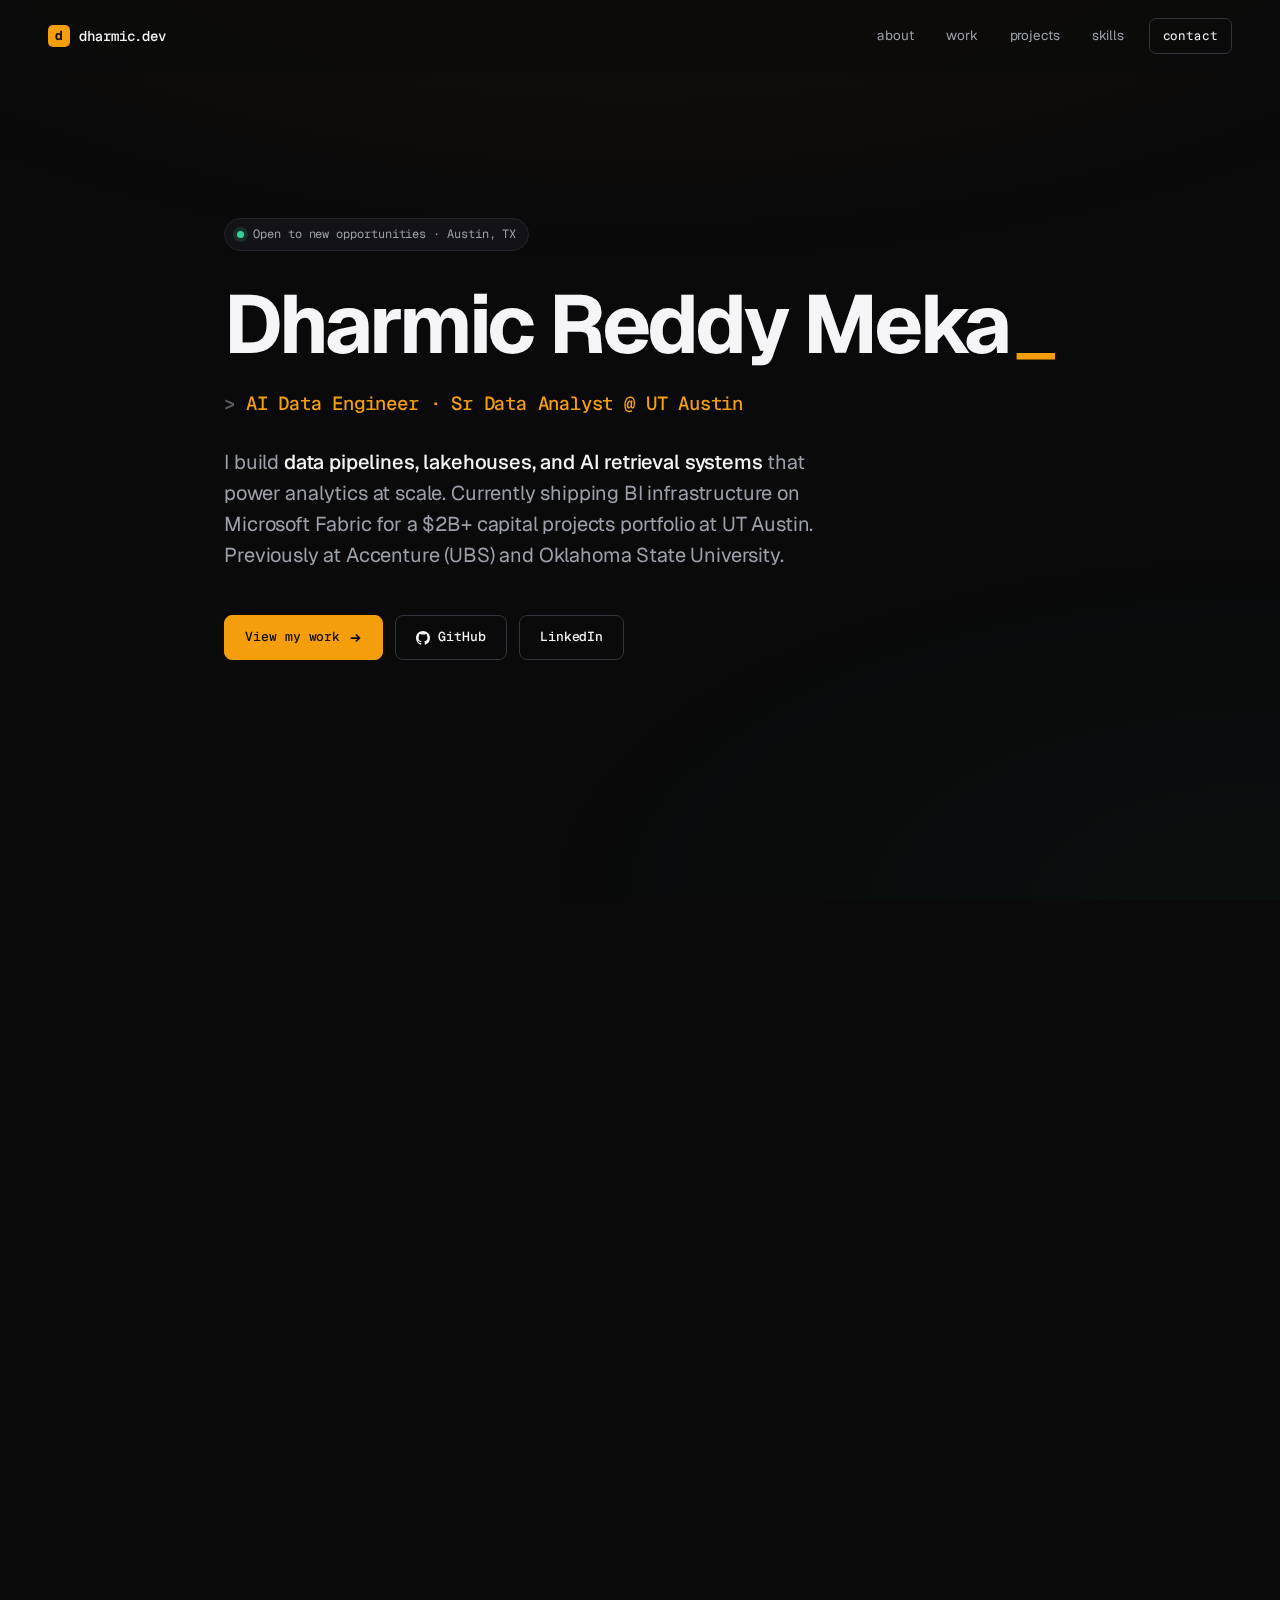
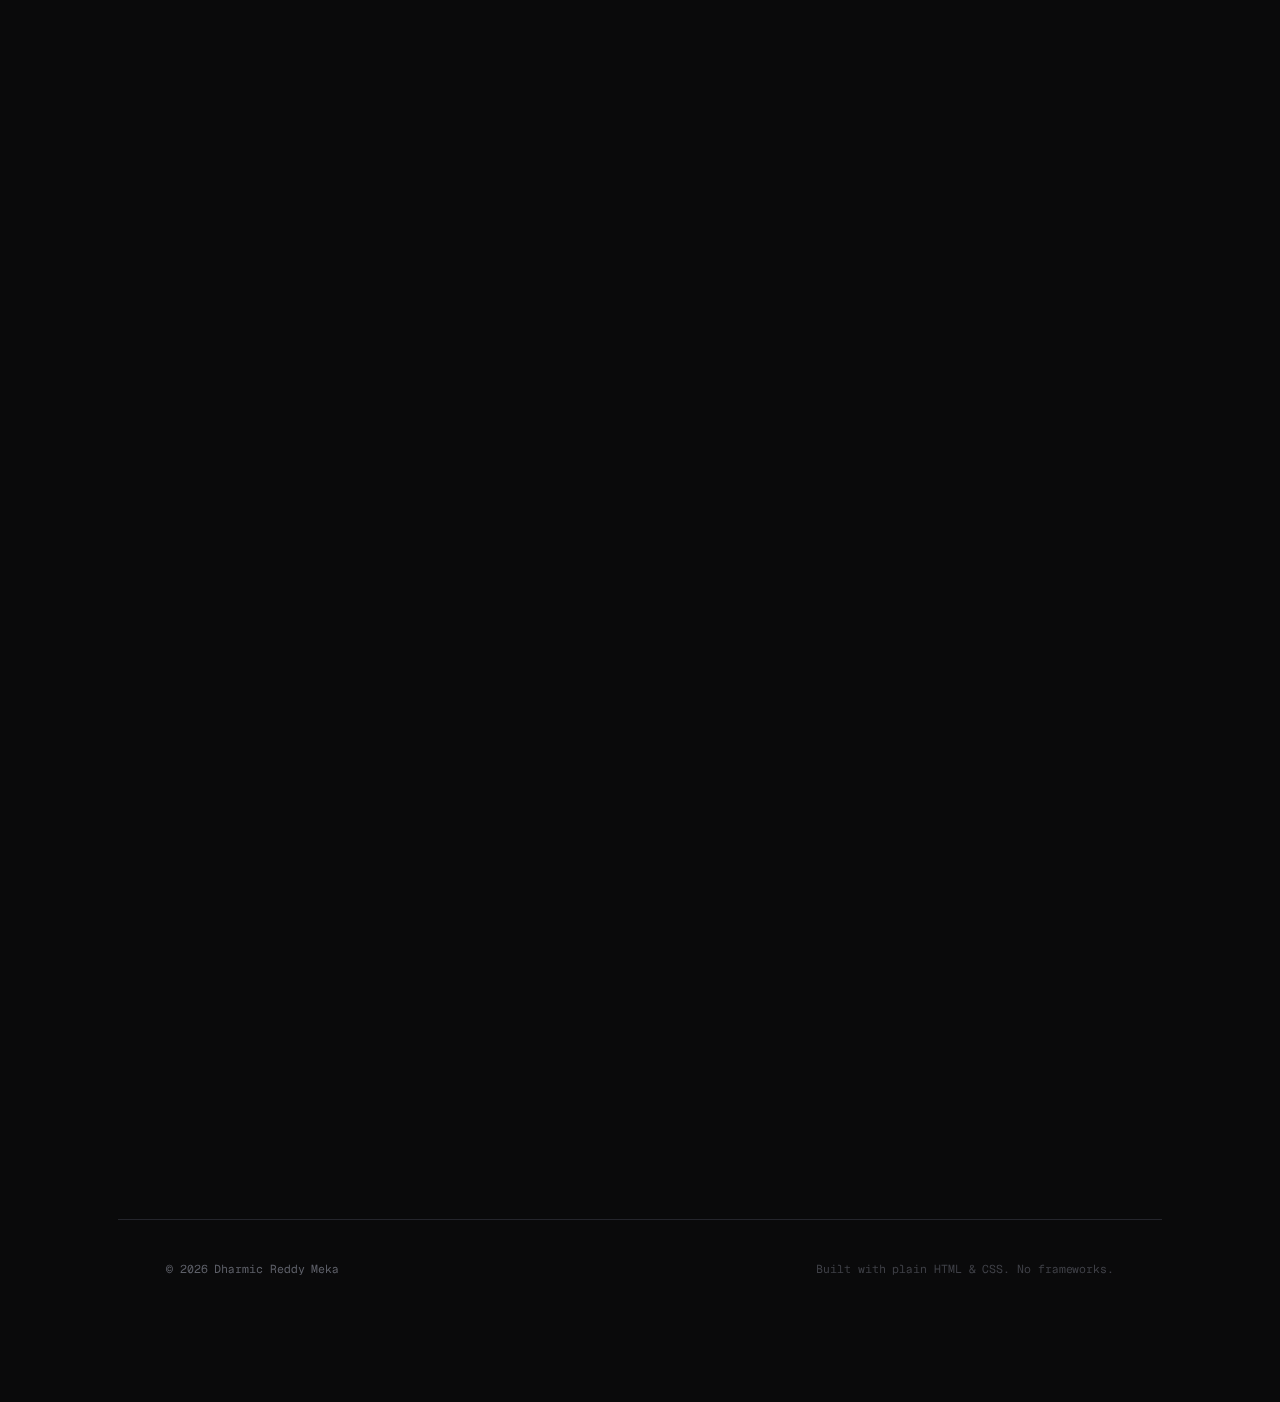
<file: portfolio.html>
<!DOCTYPE html>
<html lang="en">
<head>
<meta charset="UTF-8">
<meta name="viewport" content="width=device-width, initial-scale=1.0">
<title>Dharmic Reddy Meka</title>
<meta name="description" content="AI Data Engineer. Building data pipelines, lakehouses, and AI retrieval systems.">
<meta name="author" content="Dharmic Reddy Meka">

<link rel="icon" href="data:image/svg+xml,<svg xmlns=%22http://www.w3.org/2000/svg%22 viewBox=%220 0 32 32%22><rect width=%2232%22 height=%2232%22 rx=%227%22 fill=%22%230a0a0b%22/><text y=%2223%22 x=%2216%22 text-anchor=%22middle%22 font-family=%22monospace%22 font-size=%2218%22 font-weight=%22700%22 fill=%22%23f59e0b%22>d</text></svg>">

<link rel="preconnect" href="https://fonts.googleapis.com">
<link rel="preconnect" href="https://fonts.gstatic.com" crossorigin>
<link href="https://fonts.googleapis.com/css2?family=Geist:wght@300;400;500;600;700;800&family=Geist+Mono:wght@400;500;600&display=swap" rel="stylesheet">

<style>
* { margin: 0; padding: 0; box-sizing: border-box; }

:root {
  --bg: #0a0a0b;
  --bg-raised: #131317;
  --bg-card: #16171c;
  --bg-card-hover: #1c1d23;
  --border: #24252c;
  --border-strong: #33343d;
  --border-hover: #45464f;
  --text: #f5f5f7;
  --muted: #9ca0a9;
  --dim: #5e6069;
  --very-dim: #3f4047;
  --accent: #f59e0b;
  --accent-hover: #fbbf24;
  --accent-soft: rgba(245, 158, 11, 0.12);
  --accent-dim: rgba(245, 158, 11, 0.3);
  --green: #34d399;
  --radius: 10px;
  --sans: 'Geist', -apple-system, system-ui, sans-serif;
  --mono: 'Geist Mono', 'SF Mono', Menlo, monospace;
}

html { scroll-behavior: smooth; -webkit-font-smoothing: antialiased; }

body {
  background: var(--bg);
  color: var(--text);
  font-family: var(--sans);
  font-size: 15px;
  line-height: 1.6;
  letter-spacing: -0.005em;
  overflow-x: hidden;
  font-feature-settings: "ss01", "ss02", "cv01";
}

body::before {
  content: '';
  position: fixed;
  inset: 0;
  pointer-events: none;
  z-index: 0;
  background-image:
    radial-gradient(ellipse 80% 50% at 50% -20%, rgba(245, 158, 11, 0.06), transparent),
    radial-gradient(ellipse 60% 40% at 100% 100%, rgba(52, 211, 153, 0.03), transparent);
}

a { color: inherit; text-decoration: none; }
img, svg { display: block; max-width: 100%; }
button { font: inherit; cursor: pointer; border: none; background: none; color: inherit; }
ul { list-style: none; }

.container {
  max-width: 1140px;
  margin: 0 auto;
  padding: 0 clamp(20px, 4vw, 48px);
  position: relative;
  z-index: 1;
}

/* Nav */
nav {
  position: fixed;
  top: 0; left: 0; right: 0;
  z-index: 50;
  padding: 18px clamp(20px, 4vw, 48px);
  display: flex;
  justify-content: space-between;
  align-items: center;
  backdrop-filter: blur(12px);
  -webkit-backdrop-filter: blur(12px);
  background: rgba(10, 10, 11, 0.65);
  border-bottom: 1px solid transparent;
  transition: border-color 0.2s, background 0.2s;
}
nav.scrolled { border-bottom-color: var(--border); background: rgba(10, 10, 11, 0.85); }

.logo {
  font-family: var(--mono);
  font-size: 14px;
  font-weight: 500;
  display: flex;
  align-items: center;
  gap: 9px;
}
.logo-mark {
  width: 22px; height: 22px;
  display: grid;
  place-items: center;
  background: var(--accent);
  color: var(--bg);
  border-radius: 5px;
  font-weight: 700;
  font-size: 13px;
}

.nav-links { display: flex; gap: 6px; align-items: center; }
.nav-links a {
  padding: 7px 13px;
  font-size: 13.5px;
  color: var(--muted);
  border-radius: 7px;
  transition: color 0.15s, background 0.15s;
}
.nav-links a:hover { color: var(--text); background: var(--bg-raised); }
.nav-resume {
  color: var(--text) !important;
  border: 1px solid var(--border-strong);
  margin-left: 6px;
  font-family: var(--mono);
  font-size: 12.5px !important;
}
.nav-resume:hover { border-color: var(--accent); color: var(--accent) !important; background: transparent !important; }

/* Hero */
.hero {
  padding-top: 140px;
  padding-bottom: 90px;
  min-height: 92vh;
  display: flex;
  flex-direction: column;
  justify-content: center;
}
.status-chip {
  display: inline-flex;
  align-items: center;
  gap: 9px;
  padding: 6px 12px;
  background: var(--bg-raised);
  border: 1px solid var(--border);
  border-radius: 999px;
  font-family: var(--mono);
  font-size: 12px;
  color: var(--muted);
  margin-bottom: 32px;
  width: fit-content;
}
.status-dot {
  width: 7px; height: 7px;
  background: var(--green);
  border-radius: 50%;
  box-shadow: 0 0 0 4px rgba(52, 211, 153, 0.15);
}
.hero h1 {
  font-size: clamp(44px, 6.5vw, 82px);
  font-weight: 700;
  line-height: 1.02;
  letter-spacing: -0.04em;
  margin-bottom: 22px;
  color: var(--text);
}
.hero .role {
  font-family: var(--mono);
  font-size: clamp(16px, 1.8vw, 19px);
  color: var(--accent);
  font-weight: 500;
  margin-bottom: 28px;
  letter-spacing: -0.01em;
}
.hero .role::before { content: '> '; color: var(--dim); }
.hero .tagline {
  font-size: clamp(17px, 1.7vw, 20px);
  line-height: 1.55;
  color: var(--muted);
  max-width: 620px;
  margin-bottom: 44px;
  letter-spacing: -0.008em;
}
.hero .tagline b { color: var(--text); font-weight: 500; }
.hero-actions { display: flex; gap: 12px; flex-wrap: wrap; }
.btn {
  display: inline-flex;
  align-items: center;
  gap: 8px;
  padding: 11px 20px;
  border-radius: 8px;
  font-family: var(--mono);
  font-size: 13px;
  font-weight: 500;
  transition: all 0.15s;
  border: 1px solid transparent;
}
.btn-primary { background: var(--accent); color: var(--bg); border-color: var(--accent); }
.btn-primary:hover { background: var(--accent-hover); border-color: var(--accent-hover); }
.btn-ghost { color: var(--text); border-color: var(--border-strong); }
.btn-ghost:hover { border-color: var(--border-hover); background: var(--bg-raised); }
.btn svg { width: 14px; height: 14px; }

/* Section header */
section { padding: 96px 0; position: relative; }
.section-head {
  display: flex;
  align-items: center;
  gap: 14px;
  margin-bottom: 48px;
}
.section-head h2 {
  font-size: clamp(26px, 3vw, 34px);
  font-weight: 600;
  letter-spacing: -0.025em;
  color: var(--text);
}
.section-head .hash {
  font-family: var(--mono);
  font-size: 22px;
  color: var(--accent);
  font-weight: 600;
  opacity: 0.7;
}
.section-head .line { flex: 1; height: 1px; background: var(--border); margin-left: 10px; }

/* About */
.about-grid { display: grid; grid-template-columns: 1.4fr 1fr; gap: 64px; }
.about-body p {
  font-size: 16.5px;
  line-height: 1.7;
  color: var(--muted);
  margin-bottom: 20px;
}
.about-body p b { color: var(--text); font-weight: 500; }
.about-body p .ac { color: var(--accent); }
.info-grid {
  background: var(--bg-card);
  border: 1px solid var(--border);
  border-radius: var(--radius);
  padding: 6px 22px;
}
.info-row {
  display: flex;
  justify-content: space-between;
  align-items: baseline;
  padding: 14px 0;
  border-bottom: 1px solid var(--border);
  gap: 14px;
}
.info-row:last-child { border-bottom: none; }
.info-key {
  font-family: var(--mono);
  font-size: 11.5px;
  text-transform: uppercase;
  letter-spacing: 0.08em;
  color: var(--dim);
}
.info-val { font-size: 13.5px; color: var(--text); text-align: right; font-weight: 500; }
.info-val.ok { color: var(--green); }
.info-val.ac { color: var(--accent); }

/* Stats */
.stats { display: grid; grid-template-columns: repeat(4, 1fr); gap: 14px; margin-top: 56px; }
.stat-card {
  background: var(--bg-card);
  border: 1px solid var(--border);
  border-radius: var(--radius);
  padding: 22px 20px;
  transition: border-color 0.2s, transform 0.2s;
}
.stat-card:hover { border-color: var(--border-hover); transform: translateY(-2px); }
.stat-num {
  font-size: 34px;
  font-weight: 600;
  letter-spacing: -0.03em;
  color: var(--accent);
  line-height: 1.1;
  margin-bottom: 8px;
  font-feature-settings: "tnum";
}
.stat-num .small { font-size: 22px; font-weight: 500; }
.stat-num .dim { color: var(--muted); }
.stat-label { font-size: 12.5px; color: var(--muted); line-height: 1.4; }
.stat-label b { color: var(--text); font-weight: 500; }

/* Experience */
.exp-list { display: flex; flex-direction: column; gap: 4px; }
.exp {
  display: grid;
  grid-template-columns: 160px 1fr;
  gap: 32px;
  padding: 32px 0;
  border-top: 1px solid var(--border);
  transition: background 0.3s;
}
.exp:hover { background: rgba(255,255,255,0.005); }
.exp:last-child { border-bottom: 1px solid var(--border); }
.exp-time {
  font-family: var(--mono);
  font-size: 12px;
  color: var(--muted);
  padding-top: 5px;
}
.exp-time .badge {
  display: inline-block;
  margin-top: 8px;
  padding: 3px 9px;
  background: var(--accent-soft);
  color: var(--accent);
  border-radius: 999px;
  font-size: 10px;
  text-transform: uppercase;
  letter-spacing: 0.1em;
  font-weight: 500;
}
.exp h3 {
  font-size: 20px;
  font-weight: 600;
  letter-spacing: -0.015em;
  margin-bottom: 4px;
  color: var(--text);
}
.exp h3 span.sub { color: var(--muted); font-weight: 400; }
.exp-where {
  font-family: var(--mono);
  font-size: 12.5px;
  color: var(--accent);
  margin-bottom: 4px;
  font-weight: 500;
}
.exp-loc { font-size: 13px; color: var(--dim); margin-bottom: 18px; }
.chips { display: flex; flex-wrap: wrap; gap: 6px; margin-bottom: 18px; }
.chip {
  padding: 4px 10px;
  background: var(--bg-raised);
  border: 1px solid var(--border);
  border-radius: 5px;
  font-family: var(--mono);
  font-size: 11.5px;
  color: var(--muted);
}
.bullets { display: flex; flex-direction: column; gap: 11px; }
.bullets li {
  position: relative;
  padding-left: 22px;
  font-size: 14.5px;
  line-height: 1.6;
  color: var(--muted);
}
.bullets li::before {
  content: '';
  position: absolute;
  left: 0;
  top: 10px;
  width: 6px; height: 6px;
  background: var(--accent);
  border-radius: 50%;
  opacity: 0.7;
}
.bullets li b { color: var(--text); font-weight: 500; }
.bullets li .ac { color: var(--accent); font-weight: 500; }

/* Projects */
.projects { display: flex; flex-direction: column; gap: 18px; }
.project {
  background: var(--bg-card);
  border: 1px solid var(--border);
  border-radius: var(--radius);
  padding: 30px;
  transition: border-color 0.25s, background 0.25s;
}
.project:hover { border-color: var(--border-hover); background: var(--bg-card-hover); }
.project-head {
  display: flex;
  justify-content: space-between;
  align-items: flex-start;
  gap: 20px;
  margin-bottom: 14px;
  flex-wrap: wrap;
}
.project-title-group { flex: 1; min-width: 240px; }
.project-tag {
  font-family: var(--mono);
  font-size: 11.5px;
  color: var(--accent);
  margin-bottom: 10px;
  display: flex;
  align-items: center;
  gap: 8px;
  font-weight: 500;
}
.project-tag::before {
  content: '';
  width: 5px; height: 5px;
  background: var(--accent);
  border-radius: 1px;
  transform: rotate(45deg);
}
.project h3 {
  font-size: 22px;
  font-weight: 600;
  letter-spacing: -0.02em;
  color: var(--text);
}
.repo-link {
  font-family: var(--mono);
  font-size: 12px;
  color: var(--muted);
  padding: 7px 12px;
  border: 1px solid var(--border);
  border-radius: 6px;
  display: inline-flex;
  align-items: center;
  gap: 7px;
  transition: all 0.15s;
  white-space: nowrap;
}
.repo-link:hover { color: var(--accent); border-color: var(--accent-dim); }
.repo-link svg { width: 13px; height: 13px; }
.project-desc {
  font-size: 15px;
  line-height: 1.65;
  color: var(--muted);
  margin-bottom: 28px;
}
.project-desc b { color: var(--text); font-weight: 500; }
.project-split {
  display: grid;
  grid-template-columns: 1fr 1.1fr;
  gap: 40px;
  padding-top: 22px;
  border-top: 1px solid var(--border);
}
.col-title {
  font-family: var(--mono);
  font-size: 10.5px;
  text-transform: uppercase;
  letter-spacing: 0.12em;
  color: var(--dim);
  margin-bottom: 16px;
}
.proj-bullets { display: flex; flex-direction: column; gap: 10px; }
.proj-bullets li {
  font-size: 13.5px;
  line-height: 1.55;
  color: var(--muted);
  padding-left: 18px;
  position: relative;
}
.proj-bullets li::before {
  content: '+';
  position: absolute;
  left: 0;
  top: 0;
  color: var(--accent);
  font-family: var(--mono);
  font-size: 13px;
  font-weight: 500;
  opacity: 0.7;
}
.proj-bullets li b { color: var(--text); font-weight: 500; }
.proj-bullets li code {
  font-family: var(--mono);
  font-size: 11.5px;
  padding: 1px 5px;
  background: var(--bg-raised);
  border: 1px solid var(--border);
  border-radius: 4px;
  color: var(--accent);
}
.tech-table { display: flex; flex-direction: column; }
.tech-table .row {
  display: grid;
  grid-template-columns: 100px 1fr;
  gap: 14px;
  padding: 8px 0;
  border-bottom: 1px solid var(--border);
  align-items: baseline;
}
.tech-table .row:first-child { padding-top: 0; }
.tech-table .row:last-child { border-bottom: none; padding-bottom: 0; }
.tech-table .k {
  font-family: var(--mono);
  font-size: 11px;
  text-transform: uppercase;
  letter-spacing: 0.1em;
  color: var(--dim);
}
.tech-table .v { font-size: 13px; color: var(--muted); line-height: 1.5; }
.tech-table .v b { color: var(--text); font-weight: 500; }
.tech-table .v .hl { color: var(--accent); font-weight: 500; }
.tech-table .v .sep { color: var(--very-dim); margin: 0 4px; }
.project-foot {
  display: flex;
  justify-content: space-between;
  align-items: center;
  padding-top: 22px;
  margin-top: 28px;
  border-top: 1px solid var(--border);
  gap: 16px;
  flex-wrap: wrap;
}
.foot-stat { font-family: var(--mono); font-size: 11.5px; color: var(--dim); }
.foot-stat b { color: var(--accent); font-weight: 500; }

/* Skills */
.skills-grid { display: grid; grid-template-columns: repeat(2, 1fr); gap: 14px; }
.skill-group {
  background: var(--bg-card);
  border: 1px solid var(--border);
  border-radius: var(--radius);
  padding: 22px 24px;
  transition: border-color 0.2s;
}
.skill-group:hover { border-color: var(--border-hover); }
.skill-group h4 {
  font-size: 15px;
  font-weight: 600;
  color: var(--text);
  margin-bottom: 16px;
  display: flex;
  align-items: center;
  gap: 10px;
}
.skill-group h4 .ix { font-family: var(--mono); font-size: 11px; color: var(--accent); font-weight: 500; }
.skill-tags { display: flex; flex-wrap: wrap; gap: 6px; }
.tag {
  padding: 4px 10px;
  background: var(--bg-raised);
  border: 1px solid var(--border);
  border-radius: 5px;
  font-family: var(--mono);
  font-size: 11.5px;
  color: var(--muted);
  transition: all 0.15s;
}
.tag:hover { color: var(--text); border-color: var(--border-hover); }
.tag.pri { color: var(--accent); border-color: var(--accent-dim); background: var(--accent-soft); }

/* Education */
.edu-list { display: flex; flex-direction: column; gap: 4px; }
.edu {
  display: grid;
  grid-template-columns: 160px 1fr 140px;
  gap: 24px;
  padding: 22px 0;
  border-top: 1px solid var(--border);
  align-items: baseline;
}
.edu:last-child { border-bottom: 1px solid var(--border); }
.edu-year { font-family: var(--mono); font-size: 12px; color: var(--accent); font-weight: 500; }
.edu-main h3 {
  font-size: 17px;
  font-weight: 600;
  letter-spacing: -0.01em;
  margin-bottom: 4px;
  color: var(--text);
}
.edu-main .field { color: var(--muted); font-weight: 400; font-size: 14px; }
.edu-school { font-family: var(--mono); font-size: 12.5px; color: var(--muted); margin-top: 4px; }
.edu-loc { font-family: var(--mono); font-size: 11.5px; color: var(--dim); text-align: right; }

/* Contact */
.contact-card {
  background: var(--bg-card);
  border: 1px solid var(--border);
  border-radius: 14px;
  padding: 56px 48px;
  text-align: center;
  position: relative;
  overflow: hidden;
}
.contact-card::before {
  content: '';
  position: absolute;
  top: 0; left: 50%;
  transform: translateX(-50%);
  width: 60%;
  height: 1px;
  background: linear-gradient(90deg, transparent, var(--accent), transparent);
  opacity: 0.5;
}
.contact-card h2 {
  font-size: clamp(28px, 3.6vw, 42px);
  font-weight: 600;
  letter-spacing: -0.025em;
  margin-bottom: 14px;
  color: var(--text);
}
.contact-card h2 .ac { color: var(--accent); }
.contact-card p {
  font-size: 16px;
  color: var(--muted);
  max-width: 480px;
  margin: 0 auto 36px;
  line-height: 1.6;
}
.contact-links { display: inline-flex; gap: 10px; flex-wrap: wrap; justify-content: center; }
.c-link {
  padding: 10px 18px;
  background: var(--bg-raised);
  border: 1px solid var(--border);
  border-radius: 8px;
  font-family: var(--mono);
  font-size: 13px;
  color: var(--text);
  transition: all 0.15s;
  display: inline-flex;
  align-items: center;
  gap: 8px;
}
.c-link:hover { border-color: var(--accent); color: var(--accent); }
.c-link svg { width: 14px; height: 14px; }

/* Footer */
footer { padding: 40px 0 28px; border-top: 1px solid var(--border); margin-top: 80px; }
.footer-row {
  display: flex;
  justify-content: space-between;
  align-items: center;
  font-family: var(--mono);
  font-size: 11.5px;
  color: var(--dim);
  flex-wrap: wrap;
  gap: 8px;
}
.footer-row .meta { color: var(--very-dim); }

/* Animations */
.fade-up { opacity: 0; transform: translateY(16px); transition: opacity 0.7s ease, transform 0.7s ease; }
.fade-up.show { opacity: 1; transform: none; }
.d1 { transition-delay: 0.08s; } .d2 { transition-delay: 0.16s; } .d3 { transition-delay: 0.24s; }

.blink { animation: blink 1.1s step-end infinite; color: var(--accent); font-weight: 400; margin-left: 3px; }
@keyframes blink { 50% { opacity: 0; } }

/* Responsive */
@media (max-width: 860px) {
  .nav-links a:not(.nav-resume) { display: none; }
  .about-grid { grid-template-columns: 1fr; gap: 40px; }
  .stats { grid-template-columns: repeat(2, 1fr); }
  .exp { grid-template-columns: 1fr; gap: 10px; padding: 28px 0; }
  .exp-time { padding-top: 0; }
  .project-split { grid-template-columns: 1fr; gap: 32px; }
  .skills-grid { grid-template-columns: 1fr; }
  .edu { grid-template-columns: 1fr; gap: 6px; padding: 20px 0; }
  .edu-loc { text-align: left; }
  .project { padding: 24px 20px; }
  .contact-card { padding: 40px 24px; }
}
@media (max-width: 500px) { .stats { grid-template-columns: 1fr; } }
</style>
</head>
<body>

<nav id="nav">
  <a href="#top" class="logo">
    <span class="logo-mark">d</span>
    <span>dharmic.dev</span>
  </a>
  <div class="nav-links">
    <a href="#about">about</a>
    <a href="#work">work</a>
    <a href="#projects">projects</a>
    <a href="#skills">skills</a>
    <a href="#contact" class="nav-resume">contact</a>
  </div>
</nav>

<header class="hero" id="top">
  <div class="container">
    <div class="status-chip fade-up">
      <span class="status-dot"></span>
      <span>Open to new opportunities · Austin, TX</span>
    </div>
    <h1 class="fade-up d1">Dharmic Reddy Meka<span class="blink">_</span></h1>
    <div class="role fade-up d1">AI Data Engineer · Sr Data Analyst @ UT Austin</div>
    <p class="tagline fade-up d2">
      I build <b>data pipelines, lakehouses, and AI retrieval systems</b> that power analytics at scale. Currently shipping BI infrastructure on Microsoft Fabric for a $2B+ capital projects portfolio at UT Austin. Previously at Accenture (UBS) and Oklahoma State University.
    </p>
    <div class="hero-actions fade-up d3">
      <a href="#work" class="btn btn-primary">
        View my work
        <svg viewBox="0 0 16 16" fill="none" stroke="currentColor" stroke-width="2"><path d="M3 8h10M9 4l4 4-4 4"/></svg>
      </a>
      <a href="https://github.com/dharmicreddy" target="_blank" rel="noopener" class="btn btn-ghost">
        <svg viewBox="0 0 16 16" fill="currentColor"><path d="M8 0C3.58 0 0 3.58 0 8c0 3.54 2.29 6.53 5.47 7.59.4.07.55-.17.55-.38 0-.19-.01-.82-.01-1.49-2.01.37-2.53-.49-2.69-.94-.09-.23-.48-.94-.82-1.13-.28-.15-.68-.52-.01-.53.63-.01 1.08.58 1.23.82.72 1.21 1.87.87 2.33.66.07-.52.28-.87.51-1.07-1.78-.2-3.64-.89-3.64-3.95 0-.87.31-1.59.82-2.15-.08-.2-.36-1.02.08-2.12 0 0 .67-.21 2.2.82.64-.18 1.32-.27 2-.27s1.36.09 2 .27c1.53-1.04 2.2-.82 2.2-.82.44 1.1.16 1.92.08 2.12.51.56.82 1.27.82 2.15 0 3.07-1.87 3.75-3.65 3.95.29.25.54.73.54 1.48 0 1.07-.01 1.93-.01 2.2 0 .21.15.46.55.38A8.01 8.01 0 0016 8c0-4.42-3.58-8-8-8z"/></svg>
        GitHub
      </a>
      <a href="https://linkedin.com/in/dharmicreddy" target="_blank" rel="noopener" class="btn btn-ghost">LinkedIn</a>
    </div>
  </div>
</header>

<section id="about">
  <div class="container">
    <div class="section-head fade-up">
      <span class="hash">#</span>
      <h2>about</h2>
      <span class="line"></span>
    </div>

    <div class="about-grid">
      <div class="about-body fade-up">
        <p>
          I'm a data engineer focused on the infrastructure that makes analytics and AI possible. At <b>UT Austin</b>, I architect governed lakehouses on Microsoft Fabric for a $2B+ capital projects portfolio and ship the <b class="ac">Azure Data Factory</b> pipelines that feed them.
        </p>
        <p>
          Before this, I built Databricks + PySpark ETL at <b>Accenture (UBS)</b> that serves 200+ business users, and engineered an end-to-end NLP pipeline at Oklahoma State that processed 50K+ news articles for election research.
        </p>
        <p>
          Lately I've been going deep on <b class="ac">vector search and retrieval systems</b>. My latest side project is a production-shaped RAG pipeline over arXiv papers using Postgres + pgvector. Targeting AI Data Engineer and Data Engineer roles next.
        </p>
      </div>

      <div class="info-grid fade-up d1">
        <div class="info-row"><span class="info-key">location</span><span class="info-val">Austin, Texas</span></div>
        <div class="info-row"><span class="info-key">current</span><span class="info-val">Sr Data Analyst · UT Austin</span></div>
        <div class="info-row"><span class="info-key">focus</span><span class="info-val ac">Lakehouse Architecture · Retrieval-Augmented Generation (RAG) · Data Pipelines</span></div>
        <div class="info-row"><span class="info-key">experience</span><span class="info-val">3+ years production systems</span></div>
        <div class="info-row"><span class="info-key">status</span><span class="info-val ok">Open to opportunities</span></div>
      </div>
    </div>

    <div class="stats">
      <div class="stat-card fade-up">
        <div class="stat-num">99.5<span class="small dim">%</span></div>
        <div class="stat-label"><b>Pipeline reliability</b> across production Databricks + ADF workflows</div>
      </div>
      <div class="stat-card fade-up d1">
        <div class="stat-num">87<span class="small dim">%</span></div>
        <div class="stat-label"><b>ETL runtime cut</b> from 6+ hrs to 45 min via ADF + PySpark orchestration</div>
      </div>
      <div class="stat-card fade-up d2">
        <div class="stat-num"><span class="small dim">$</span>2B<span class="small dim">+</span></div>
        <div class="stat-label"><b>Capital portfolio</b> served by a governed Fabric lakehouse</div>
      </div>
      <div class="stat-card fade-up d3">
        <div class="stat-num">50<span class="small dim">K+</span></div>
        <div class="stat-label"><b>Articles processed</b> through end-to-end Python + NLP pipeline</div>
      </div>
    </div>
  </div>
</section>

<section id="work">
  <div class="container">
    <div class="section-head fade-up">
      <span class="hash">#</span>
      <h2>work</h2>
      <span class="line"></span>
    </div>

    <div class="exp-list">

      <article class="exp fade-up">
        <div class="exp-time">
          Mar 2025 · Now
          <br><span class="badge">Current</span>
        </div>
        <div>
          <h3>Sr Data Analyst</h3>
          <div class="exp-where">The University of Texas at Austin</div>
          <div class="exp-loc">Planning, Design &amp; Construction · Austin, TX</div>
          <div class="chips">
            <span class="chip">Microsoft Fabric</span>
            <span class="chip">Azure Data Factory</span>
            <span class="chip">Dataflows Gen2</span>
            <span class="chip">Direct Lake</span>
            <span class="chip">Star Schema</span>
            <span class="chip">DAX</span>
            <span class="chip">Power Automate</span>
          </div>
          <ul class="bullets">
            <li>Architected a governed <b class="ac">lakehouse semantic layer</b> on Microsoft Fabric with Direct Lake and star-schema restructuring for a <b>$2B+ capital projects portfolio</b>. Cut query refresh time by 60%+ and eliminated cross-workspace inconsistencies across 5 PDC teams.</li>
            <li>Built automated <b>ingestion pipelines</b> on Azure Data Factory and Fabric Dataflows Gen2 consolidating financial data from 4+ source systems into a single governed reporting layer. Saved <b class="ac">3 hours per reporting cycle</b> of manual data prep.</li>
            <li>Designed dimensional models and optimized DAX using SUMMARIZECOLUMNS patterns and calculation groups. Cut ad-hoc data requests from 15 to 7 per month (<b>53% reduction</b>) and accelerated budget reviews by 3 days.</li>
            <li>Migrated 15+ legacy Tableau workloads onto the governed Power BI semantic layer, standardizing KPI logic and fiscal hierarchies across teams.</li>
            <li>Orchestrated Power Automate workflows for dataset refresh alerts, multi-stage approval routing, and exception flagging. Eliminated <b>5+ hours per week</b> of manual follow-up.</li>
            <li>Leveraged <b>MCP integration</b> with Fabric semantic models to bridge governed enterprise data and LLM-based retrieval systems, enabling natural language analytics at scale.</li>
          </ul>
        </div>
      </article>

      <article class="exp fade-up">
        <div class="exp-time">Aug 2024 · Mar 2025</div>
        <div>
          <h3>Data Analyst <span class="sub">· NLP Research</span></h3>
          <div class="exp-where">Oklahoma State University</div>
          <div class="exp-loc">Stillwater, OK</div>
          <div class="chips">
            <span class="chip">Python</span>
            <span class="chip">BeautifulSoup</span>
            <span class="chip">Scrapy</span>
            <span class="chip">NLTK</span>
            <span class="chip">NLP Pipelines</span>
            <span class="chip">PostgreSQL</span>
            <span class="chip">Data Quality</span>
          </div>
          <ul class="bullets">
            <li>Built an end-to-end <b class="ac">Python data pipeline</b> (BeautifulSoup, Scrapy) that ingested and structured <b>50,000+ U.S. news articles</b> into PostgreSQL with automated data-quality checks. This formed the foundation layer for all downstream NLP work.</li>
            <li>Designed an <b>NLP sentiment scoring pipeline</b> using tokenization, normalization, and lemmatization to extract candidate-level media polarity across the 2024 U.S. election cycle. Surfaced measurable bias patterns across 10+ news sources.</li>
            <li>Delivered the analytics layer on top of this pipeline so the research team could identify statistically significant coverage disparities used in <b>published findings</b>.</li>
          </ul>
        </div>
      </article>

      <article class="exp fade-up">
        <div class="exp-time">Aug 2021 · Dec 2022</div>
        <div>
          <h3>Analytics Engineer</h3>
          <div class="exp-where">Accenture · Financial Services</div>
          <div class="exp-loc">Client: UBS · Hyderabad, India</div>
          <div class="chips">
            <span class="chip">Databricks</span>
            <span class="chip">PySpark</span>
            <span class="chip">Azure Data Factory</span>
            <span class="chip">REST APIs</span>
            <span class="chip">Star Schema</span>
            <span class="chip">SQL</span>
            <span class="chip">Data Marts</span>
          </div>
          <ul class="bullets">
            <li>Built and maintained <b class="ac">Databricks ETL pipelines</b> in PySpark that ingested financial data from REST APIs, relational databases, and flat files at scale, with automated validation checks and structured error handling.</li>
            <li>Orchestrated production workflows via Azure Data Factory. Reduced average pipeline processing time from <b>6+ hours to under 45 minutes</b> with <b class="ac">99.5% reliability</b> across reporting cycles.</li>
            <li>Designed <b>star-schema dimensional models</b> and governed data marts supporting P&amp;L tracking, KPI reporting, and executive analytics. Created a single source of truth consumed by <b>200+ business users</b> across multiple business units.</li>
            <li>Translated complex financial requirements into a governed analytics layer adopted by senior leadership for monthly performance reviews across UBS business units.</li>
          </ul>
        </div>
      </article>

    </div>
  </div>
</section>

<section id="projects">
  <div class="container">
    <div class="section-head fade-up">
      <span class="hash">#</span>
      <h2>projects</h2>
      <span class="line"></span>
    </div>

    <div class="projects">

      <article class="project fade-up">
        <div class="project-head">
          <div class="project-title-group">
            <div class="project-tag">Data Engineering · Healthcare</div>
            <h3>Multi-Source Healthcare Claims Lakehouse</h3>
          </div>
          <a href="https://github.com/dharmicreddy/healthcare-claims-data-lakehouse" target="_blank" rel="noopener" class="repo-link">
            <svg viewBox="0 0 16 16" fill="currentColor"><path d="M8 0C3.58 0 0 3.58 0 8c0 3.54 2.29 6.53 5.47 7.59.4.07.55-.17.55-.38 0-.19-.01-.82-.01-1.49-2.01.37-2.53-.49-2.69-.94-.09-.23-.48-.94-.82-1.13-.28-.15-.68-.52-.01-.53.63-.01 1.08.58 1.23.82.72 1.21 1.87.87 2.33.66.07-.52.28-.87.51-1.07-1.78-.2-3.64-.89-3.64-3.95 0-.87.31-1.59.82-2.15-.08-.2-.36-1.02.08-2.12 0 0 .67-.21 2.2.82.64-.18 1.32-.27 2-.27s1.36.09 2 .27c1.53-1.04 2.2-.82 2.2-.82.44 1.1.16 1.92.08 2.12.51.56.82 1.27.82 2.15 0 3.07-1.87 3.75-3.65 3.95.29.25.54.73.54 1.48 0 1.07-.01 1.93-.01 2.2 0 .21.15.46.55.38A8.01 8.01 0 0016 8c0-4.42-3.58-8-8-8z"/></svg>
            Repo
          </a>
        </div>
        <p class="project-desc">
          End-to-end Databricks lakehouse that ingests healthcare claims from <b>three source formats</b>: structured CSV billing, nested JSON provider records, and unstructured PDF clinical notes. Flows through a Medallion (Bronze, Silver, Gold) architecture on Delta Lake into a star schema, with a 12-chart analytics dashboard on top.
        </p>

        <div class="project-split">
          <div>
            <div class="col-title">What I built</div>
            <ul class="proj-bullets">
              <li><b>Regex-based NLP extraction</b> from clinical notes: vitals, diagnoses, medications, follow-up windows.</li>
              <li><b>SCD Type 2</b> on the provider dimension for point-in-time queries on specialty and network status changes.</li>
              <li>Custom <b>data quality framework</b> simulating Delta Live Tables expectations (warn / drop / fail), logged to a DQ table for monitoring.</li>
              <li><b>Star schema</b> with fact_claims and 5 dimensions, referential integrity validated, powering denial-rate and network-comparison analytics.</li>
            </ul>
          </div>
          <div>
            <div class="col-title">Tech stack</div>
            <div class="tech-table">
              <div class="row"><span class="k">Language</span><span class="v"><b>PySpark</b> <span class="sep">·</span> Spark SQL <span class="sep">·</span> Python</span></div>
              <div class="row"><span class="k">Platform</span><span class="v"><span class="hl">Databricks</span> <span class="sep">·</span> Unity Catalog</span></div>
              <div class="row"><span class="k">Storage</span><span class="v"><span class="hl">Delta Lake</span> <span class="sep">·</span> Managed Delta Tables</span></div>
              <div class="row"><span class="k">Patterns</span><span class="v"><b>Medallion</b> <span class="sep">·</span> <b>Star Schema</b> <span class="sep">·</span> <b>SCD Type 2</b></span></div>
              <div class="row"><span class="k">DQ</span><span class="v">Custom DQ framework <span class="sep">·</span> DLT-style expectations</span></div>
              <div class="row"><span class="k">Viz</span><span class="v">Databricks Dashboards <span class="sep">·</span> 12 chart types</span></div>
            </div>
          </div>
        </div>

        <div class="project-foot">
          <div class="foot-stat"><b>3</b> source formats · <b>15</b> Delta tables · <b>12</b> visualizations</div>
          <a href="https://github.com/dharmicreddy/healthcare-claims-data-lakehouse" target="_blank" rel="noopener" class="repo-link">
            View on GitHub
            <svg viewBox="0 0 16 16" fill="none" stroke="currentColor" stroke-width="2"><path d="M5 3h8v8M13 3L5 11"/></svg>
          </a>
        </div>
      </article>

      <article class="project fade-up">
        <div class="project-head">
          <div class="project-title-group">
            <div class="project-tag">Data Engineering · Retail</div>
            <h3>Retail Sales Analytics Pipeline</h3>
          </div>
          <a href="https://github.com/dharmicreddy/Retail_Sales_analytics" target="_blank" rel="noopener" class="repo-link">
            <svg viewBox="0 0 16 16" fill="currentColor"><path d="M8 0C3.58 0 0 3.58 0 8c0 3.54 2.29 6.53 5.47 7.59.4.07.55-.17.55-.38 0-.19-.01-.82-.01-1.49-2.01.37-2.53-.49-2.69-.94-.09-.23-.48-.94-.82-1.13-.28-.15-.68-.52-.01-.53.63-.01 1.08.58 1.23.82.72 1.21 1.87.87 2.33.66.07-.52.28-.87.51-1.07-1.78-.2-3.64-.89-3.64-3.95 0-.87.31-1.59.82-2.15-.08-.2-.36-1.02.08-2.12 0 0 .67-.21 2.2.82.64-.18 1.32-.27 2-.27s1.36.09 2 .27c1.53-1.04 2.2-.82 2.2-.82.44 1.1.16 1.92.08 2.12.51.56.82 1.27.82 2.15 0 3.07-1.87 3.75-3.65 3.95.29.25.54.73.54 1.48 0 1.07-.01 1.93-.01 2.2 0 .21.15.46.55.38A8.01 8.01 0 0016 8c0-4.42-3.58-8-8-8z"/></svg>
            Repo
          </a>
        </div>
        <p class="project-desc">
          Production-style ETL pipeline on Databricks processing <b>541,909 real UK e-commerce transactions</b> from the Kaggle Online Retail II dataset. Runs from raw ingestion through cleaned Silver to four aggregated Gold tables, feeding a scheduled AI/BI dashboard that refreshes daily at 06:00 UTC.
        </p>

        <div class="project-split">
          <div>
            <div class="col-title">What I built</div>
            <ul class="proj-bullets">
              <li><b>Bronze to Silver to Gold</b> layering with Delta Lake: cancellation removal, dedup, type casting, derived revenue columns.</li>
              <li><b>RFM customer segmentation</b> surfacing 4,346 customers tiered High / Mid / Low value.</li>
              <li><b>Scheduled Workflow</b> orchestrating bronze to silver to gold as sequential dependent tasks, daily at 06:00 UTC.</li>
              <li><b>4 Gold tables</b> powering the dashboard: monthly revenue by country, top 3,896 products, RFM tiers, day-of-week sales.</li>
            </ul>
          </div>
          <div>
            <div class="col-title">Tech stack</div>
            <div class="tech-table">
              <div class="row"><span class="k">Language</span><span class="v"><b>PySpark</b> <span class="sep">·</span> Python</span></div>
              <div class="row"><span class="k">Platform</span><span class="v"><span class="hl">Databricks</span> <span class="sep">·</span> Apache Spark</span></div>
              <div class="row"><span class="k">Storage</span><span class="v"><span class="hl">Delta Lake</span></span></div>
              <div class="row"><span class="k">Orchestration</span><span class="v"><b>Databricks Workflows</b> <span class="sep">·</span> Scheduled Jobs</span></div>
              <div class="row"><span class="k">Viz</span><span class="v">Databricks AI/BI Dashboards</span></div>
              <div class="row"><span class="k">Source</span><span class="v">Kaggle API <span class="sep">·</span> Online Retail II (2010-2011)</span></div>
              <div class="row"><span class="k">Pattern</span><span class="v"><b>Medallion</b> <span class="sep">·</span> RFM Segmentation</span></div>
            </div>
          </div>
        </div>

        <div class="project-foot">
          <div class="foot-stat"><b>541K</b> transactions · <b>4</b> Gold tables · <b>Daily</b> scheduled job</div>
          <a href="https://github.com/dharmicreddy/Retail_Sales_analytics" target="_blank" rel="noopener" class="repo-link">
            View on GitHub
            <svg viewBox="0 0 16 16" fill="none" stroke="currentColor" stroke-width="2"><path d="M5 3h8v8M13 3L5 11"/></svg>
          </a>
        </div>
      </article>

      <article class="project fade-up">
        <div class="project-head">
          <div class="project-title-group">
            <div class="project-tag">AI Data Engineering · Vector Search</div>
            <h3>arXiv RAG Pipeline with pgvector</h3>
          </div>
          <a href="https://github.com/dharmicreddy/arxiv-rag-pipeline-pgvector" target="_blank" rel="noopener" class="repo-link">
            <svg viewBox="0 0 16 16" fill="currentColor"><path d="M8 0C3.58 0 0 3.58 0 8c0 3.54 2.29 6.53 5.47 7.59.4.07.55-.17.55-.38 0-.19-.01-.82-.01-1.49-2.01.37-2.53-.49-2.69-.94-.09-.23-.48-.94-.82-1.13-.28-.15-.68-.52-.01-.53.63-.01 1.08.58 1.23.82.72 1.21 1.87.87 2.33.66.07-.52.28-.87.51-1.07-1.78-.2-3.64-.89-3.64-3.95 0-.87.31-1.59.82-2.15-.08-.2-.36-1.02.08-2.12 0 0 .67-.21 2.2.82.64-.18 1.32-.27 2-.27s1.36.09 2 .27c1.53-1.04 2.2-.82 2.2-.82.44 1.1.16 1.92.08 2.12.51.56.82 1.27.82 2.15 0 3.07-1.87 3.75-3.65 3.95.29.25.54.73.54 1.48 0 1.07-.01 1.93-.01 2.2 0 .21.15.46.55.38A8.01 8.01 0 0016 8c0-4.42-3.58-8-8-8z"/></svg>
            Repo
          </a>
        </div>
        <p class="project-desc">
          A production-shaped RAG retrieval layer over recent arXiv ML papers. <b>Not a notebook demo.</b> Pulls papers via the arXiv API, chunks titles and abstracts with a sliding window, embeds each chunk on CPU with sentence-transformers, stores everything in Postgres + pgvector with an HNSW index, and serves semantic search behind a typed FastAPI endpoint with category filtering.
        </p>

        <div class="project-split">
          <div>
            <div class="col-title">What I built</div>
            <ul class="proj-bullets">
              <li><b>One Postgres for metadata and vectors.</b> arXiv category filter and cosine ranking happen in a single SQL query. No separate vector DB service.</li>
              <li><b>HNSW cosine index</b> aligned with <code>vector_cosine_ops</code> on L2-normalized embeddings so the operator and index agree for correct ANN ranking.</li>
              <li><b>psycopg3 connection pool</b> with pgvector type adapter registered at connect time. <code>numpy.ndarray</code> and <code>vector</code> stay allocation-free on ingest and search.</li>
              <li><b>Resilient arXiv ingestion:</b> httpx + feedparser + tenacity retries, 3-second rate limiting, paginated fetch with idempotent delete-then-insert per paper.</li>
              <li><b>GitHub Actions CI</b> spins up a real <code>pgvector/pgvector:pg16</code> service container to verify migrations and ANN search end to end.</li>
            </ul>
          </div>
          <div>
            <div class="col-title">Tech stack</div>
            <div class="tech-table">
              <div class="row"><span class="k">Language</span><span class="v"><b>Python 3.11</b></span></div>
              <div class="row"><span class="k">API</span><span class="v"><span class="hl">FastAPI</span> <span class="sep">·</span> <b>Pydantic v2</b></span></div>
              <div class="row"><span class="k">Vector DB</span><span class="v"><span class="hl">Postgres 16</span> <span class="sep">·</span> <span class="hl">pgvector</span> <span class="sep">·</span> HNSW (cosine)</span></div>
              <div class="row"><span class="k">Embeddings</span><span class="v"><b>sentence-transformers</b> <span class="sep">·</span> all-MiniLM-L6-v2 (384-dim)</span></div>
              <div class="row"><span class="k">DB Driver</span><span class="v"><b>psycopg3</b> <span class="sep">·</span> connection pool <span class="sep">·</span> pgvector adapter</span></div>
              <div class="row"><span class="k">Ingestion</span><span class="v">httpx <span class="sep">·</span> feedparser <span class="sep">·</span> tenacity retries</span></div>
              <div class="row"><span class="k">Config</span><span class="v">pydantic-settings <span class="sep">·</span> structlog</span></div>
              <div class="row"><span class="k">Infra</span><span class="v"><b>Docker</b> <span class="sep">·</span> docker-compose <span class="sep">·</span> GitHub Actions CI</span></div>
              <div class="row"><span class="k">Testing</span><span class="v">pytest <span class="sep">·</span> mocked API <span class="sep">·</span> pgvector integration</span></div>
            </div>
          </div>
        </div>

        <div class="project-foot">
          <div class="foot-stat"><b>pgvector</b> HNSW · <b>384-dim</b> embeddings · <b>FastAPI</b> /search</div>
          <a href="https://github.com/dharmicreddy/arxiv-rag-pipeline-pgvector" target="_blank" rel="noopener" class="repo-link">
            View on GitHub
            <svg viewBox="0 0 16 16" fill="none" stroke="currentColor" stroke-width="2"><path d="M5 3h8v8M13 3L5 11"/></svg>
          </a>
        </div>
      </article>

    </div>
  </div>
</section>

<section id="skills">
  <div class="container">
    <div class="section-head fade-up">
      <span class="hash">#</span>
      <h2>skills</h2>
      <span class="line"></span>
    </div>

    <div class="skills-grid">

      <div class="skill-group fade-up">
        <h4><span class="ix">01</span> Data Engineering &amp; Pipelines</h4>
        <div class="skill-tags">
          <span class="tag pri">Microsoft Fabric</span>
          <span class="tag pri">Databricks</span>
          <span class="tag pri">Azure Data Factory</span>
          <span class="tag pri">PySpark</span>
          <span class="tag">Apache Spark</span>
          <span class="tag">dbt</span>
          <span class="tag">Dataflows Gen2</span>
          <span class="tag">Databricks Workflows</span>
          <span class="tag">Medallion Architecture</span>
        </div>
      </div>

      <div class="skill-group fade-up d1">
        <h4><span class="ix">02</span> Programming &amp; Query</h4>
        <div class="skill-tags">
          <span class="tag pri">Python</span>
          <span class="tag pri">SQL</span>
          <span class="tag pri">PySpark</span>
          <span class="tag">Pandas</span>
          <span class="tag">T-SQL</span>
          <span class="tag">Stored Procedures</span>
          <span class="tag">Query Optimization</span>
          <span class="tag">DAX</span>
          <span class="tag">M (Power Query)</span>
        </div>
      </div>

      <div class="skill-group fade-up">
        <h4><span class="ix">03</span> AI, NLP &amp; Vector Search</h4>
        <div class="skill-tags">
          <span class="tag pri">RAG Pattern</span>
          <span class="tag pri">pgvector</span>
          <span class="tag pri">sentence-transformers</span>
          <span class="tag pri">LLM Integration</span>
          <span class="tag">HNSW Indexing</span>
          <span class="tag">Semantic Search</span>
          <span class="tag">Embeddings</span>
          <span class="tag">NLP Pipelines</span>
          <span class="tag">NLTK</span>
          <span class="tag">BeautifulSoup</span>
          <span class="tag">Scrapy</span>
          <span class="tag">FastAPI</span>
        </div>
      </div>

      <div class="skill-group fade-up d1">
        <h4><span class="ix">04</span> Databases &amp; Cloud</h4>
        <div class="skill-tags">
          <span class="tag pri">Delta Lake</span>
          <span class="tag pri">PostgreSQL</span>
          <span class="tag pri">Snowflake</span>
          <span class="tag">pgvector</span>
          <span class="tag">SQL Server</span>
          <span class="tag">Azure Synapse</span>
          <span class="tag">OneLake</span>
          <span class="tag">AWS</span>
        </div>
      </div>

      <div class="skill-group fade-up">
        <h4><span class="ix">05</span> Architecture &amp; Modeling</h4>
        <div class="skill-tags">
          <span class="tag pri">Star Schema</span>
          <span class="tag pri">Dimensional Modeling</span>
          <span class="tag">SCD Type 2</span>
          <span class="tag">Data Marts</span>
          <span class="tag">Data Quality</span>
          <span class="tag">Governed Reporting</span>
          <span class="tag">KPI Design</span>
        </div>
      </div>

      <div class="skill-group fade-up d1">
        <h4><span class="ix">06</span> BI, Tools &amp; Ops</h4>
        <div class="skill-tags">
          <span class="tag pri">Power BI</span>
          <span class="tag">Semantic Models</span>
          <span class="tag">Direct Lake</span>
          <span class="tag">Tableau</span>
          <span class="tag">Databricks Dashboards</span>
          <span class="tag">Docker</span>
          <span class="tag">GitHub Actions</span>
          <span class="tag">Git</span>
          <span class="tag">Power Automate</span>
          <span class="tag">JIRA</span>
        </div>
      </div>

    </div>
  </div>
</section>

<section id="education">
  <div class="container">
    <div class="section-head fade-up">
      <span class="hash">#</span>
      <h2>education</h2>
      <span class="line"></span>
    </div>

    <div class="edu-list">
      <article class="edu fade-up">
        <div class="edu-year">2023 · 2024</div>
        <div class="edu-main">
          <h3>M.S. <span class="field">Computer &amp; Information Sciences</span></h3>
          <div class="edu-school">Oklahoma State University</div>
        </div>
        <div class="edu-loc">Stillwater, OK</div>
      </article>
      <article class="edu fade-up d1">
        <div class="edu-year">2017 · 2021</div>
        <div class="edu-main">
          <h3>B.Tech <span class="field">Computer Science</span></h3>
          <div class="edu-school">Jawaharlal Nehru Technological University</div>
        </div>
        <div class="edu-loc">Hyderabad, India</div>
      </article>
    </div>
  </div>
</section>

<section id="contact">
  <div class="container">
    <div class="section-head fade-up">
      <span class="hash">#</span>
      <h2>contact</h2>
      <span class="line"></span>
    </div>

    <div class="contact-card fade-up">
      <h2>Got a role in mind? <span class="ac">Let's talk.</span></h2>
      <p>Open to AI Data Engineer, Data Engineer, and senior Data Analyst / BI Developer roles. Remote or hybrid in Austin, TX.</p>
      <div class="contact-links">
        <a href="mailto:dharmicreddym@gmail.com" class="c-link">
          <svg viewBox="0 0 16 16" fill="none" stroke="currentColor" stroke-width="1.6"><rect x="2" y="3.5" width="12" height="9" rx="1.5"/><path d="M2 5l6 4 6-4"/></svg>
          dharmicreddym@gmail.com
        </a>
        <a href="https://linkedin.com/in/dharmicreddy" target="_blank" rel="noopener" class="c-link">
          <svg viewBox="0 0 16 16" fill="currentColor"><path d="M3.5 2a1.5 1.5 0 100 3 1.5 1.5 0 000-3zM2 6h3v8H2V6zm4 0h2.9v1.1h.04c.4-.76 1.38-1.57 2.84-1.57C14.66 5.53 15 7.5 15 9.76V14h-3V10.35c0-.87-.02-1.99-1.21-1.99-1.21 0-1.39.95-1.39 1.93V14H6.4V6z"/></svg>
          linkedin.com/in/dharmicreddy
        </a>
        <a href="https://github.com/dharmicreddy" target="_blank" rel="noopener" class="c-link">
          <svg viewBox="0 0 16 16" fill="currentColor"><path d="M8 0C3.58 0 0 3.58 0 8c0 3.54 2.29 6.53 5.47 7.59.4.07.55-.17.55-.38 0-.19-.01-.82-.01-1.49-2.01.37-2.53-.49-2.69-.94-.09-.23-.48-.94-.82-1.13-.28-.15-.68-.52-.01-.53.63-.01 1.08.58 1.23.82.72 1.21 1.87.87 2.33.66.07-.52.28-.87.51-1.07-1.78-.2-3.64-.89-3.64-3.95 0-.87.31-1.59.82-2.15-.08-.2-.36-1.02.08-2.12 0 0 .67-.21 2.2.82.64-.18 1.32-.27 2-.27s1.36.09 2 .27c1.53-1.04 2.2-.82 2.2-.82.44 1.1.16 1.92.08 2.12.51.56.82 1.27.82 2.15 0 3.07-1.87 3.75-3.65 3.95.29.25.54.73.54 1.48 0 1.07-.01 1.93-.01 2.2 0 .21.15.46.55.38A8.01 8.01 0 0016 8c0-4.42-3.58-8-8-8z"/></svg>
          github.com/dharmicreddy
        </a>
      </div>
    </div>

    <footer>
      <div class="container">
        <div class="footer-row">
          <span>© 2026 Dharmic Reddy Meka</span>
          <span class="meta">Built with plain HTML &amp; CSS. No frameworks.</span>
        </div>
      </div>
    </footer>
  </div>
</section>

<script>
const nav = document.getElementById('nav');
window.addEventListener('scroll', () => {
  nav.classList.toggle('scrolled', window.scrollY > 20);
}, { passive: true });

const io = new IntersectionObserver((entries) => {
  entries.forEach(e => {
    if (e.isIntersecting) {
      e.target.classList.add('show');
      io.unobserve(e.target);
    }
  });
}, { threshold: 0.1, rootMargin: '0px 0px -60px 0px' });

document.querySelectorAll('.fade-up').forEach(el => io.observe(el));
</script>

</body>
</html>
</file>
